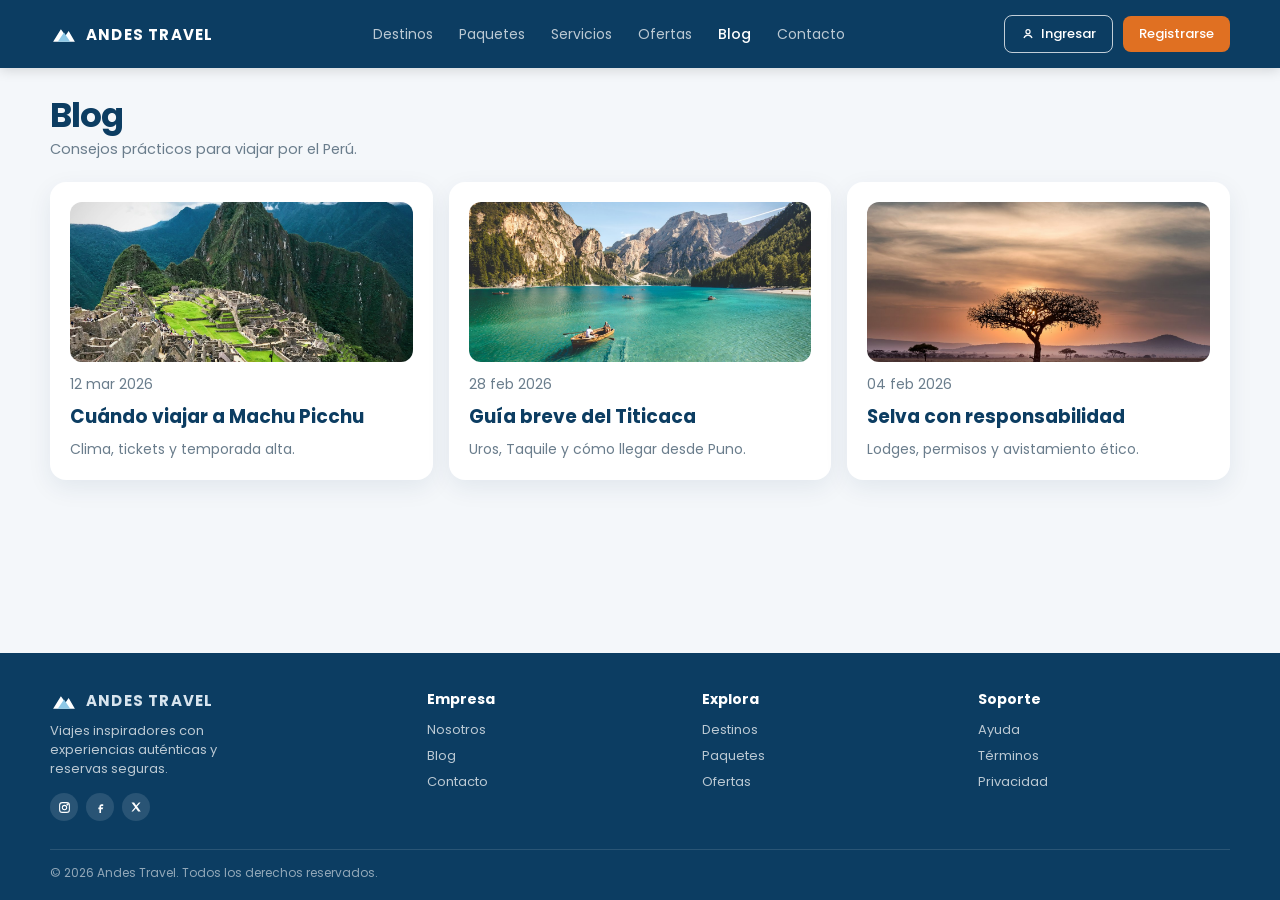
<file: blog.html>
<!DOCTYPE html>
<html lang="es">
<head>
  <meta charset="UTF-8">
  <meta name="viewport" content="width=device-width, initial-scale=1.0">
  <title>Blog · Andes Travel</title>
  <link rel="preconnect" href="https://fonts.googleapis.com">
  <link rel="preconnect" href="https://fonts.gstatic.com" crossorigin>
  <link href="https://fonts.googleapis.com/css2?family=Poppins:wght@400;500;600;700&display=swap" rel="stylesheet">
  <link rel="stylesheet" href="css/styles.css">
</head>
<body data-page="blog">
  <div id="site-header"></div>
  <main class="page">
    <div class="container">
      <h1 class="page-title">Blog</h1>
      <p class="page-subtitle">Consejos prácticos para viajar por el Perú.</p>
      <div class="grid-3" id="posts"></div>
    </div>
  </main>
  <div id="site-footer"></div>
  <script src="js/data.js"></script>
  <script src="js/app.js"></script>
  <script>
    document.addEventListener("DOMContentLoaded", () => {
      document.getElementById("posts").innerHTML = BLOG.map((p) => `
        <article class="panel blog-card">
          <img src="${p.img}" alt="${p.titulo}">
          <p class="page-subtitle" style="margin:0 0 6px">${p.fecha}</p>
          <h3>${p.titulo}</h3>
          <p>${p.extra}</p>
        </article>`).join("");
    });
  </script>
</body>
</html>
</file>
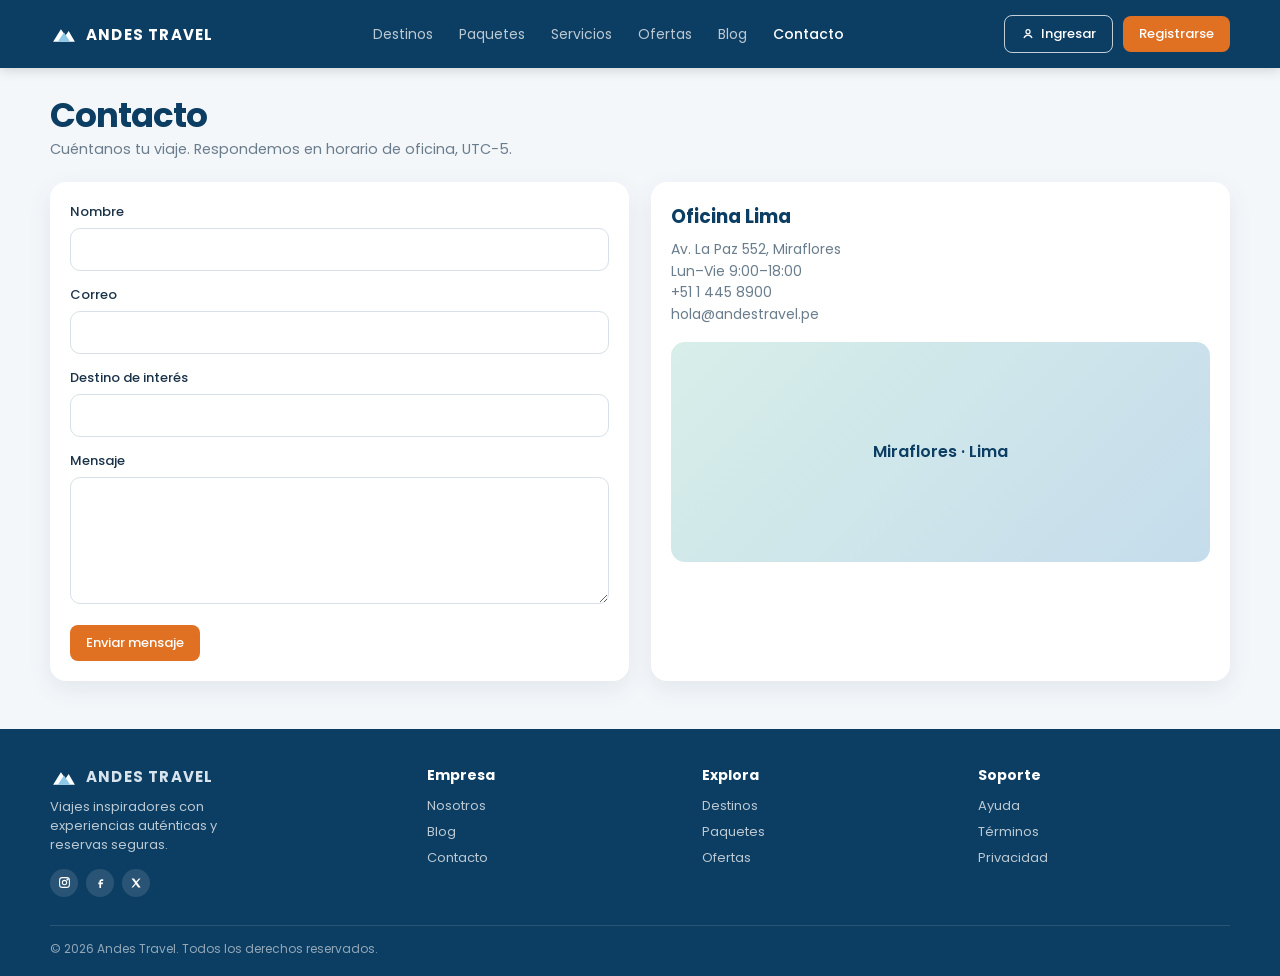
<file: contacto.html>
<!DOCTYPE html>
<html lang="es">
<head>
  <meta charset="UTF-8">
  <meta name="viewport" content="width=device-width, initial-scale=1.0">
  <title>Contacto · Andes Travel</title>
  <link rel="preconnect" href="https://fonts.googleapis.com">
  <link rel="preconnect" href="https://fonts.gstatic.com" crossorigin>
  <link href="https://fonts.googleapis.com/css2?family=Poppins:wght@400;500;600;700&display=swap" rel="stylesheet">
  <link rel="stylesheet" href="css/styles.css">
</head>
<body data-page="contacto">
  <div id="site-header"></div>
  <main class="page">
    <div class="container">
      <h1 class="page-title">Contacto</h1>
      <p class="page-subtitle">Cuéntanos tu viaje. Respondemos en horario de oficina, UTC−5.</p>
      <div class="contact-grid">
        <form class="panel" id="contact-form">
          <div class="field"><label>Nombre</label><input required></div>
          <div class="field"><label>Correo</label><input type="email" required></div>
          <div class="field"><label>Destino de interés</label><input></div>
          <div class="field"><label>Mensaje</label><textarea rows="5" required></textarea></div>
          <button class="btn btn-orange" type="submit">Enviar mensaje</button>
          <div class="form-msg" id="contact-msg"></div>
        </form>
        <div class="panel">
          <h3>Oficina Lima</h3>
          <p>Av. La Paz 552, Miraflores<br>Lun–Vie 9:00–18:00<br>+51 1 445 8900<br>hola@andestravel.pe</p>
          <div class="map-placeholder" style="margin-top:16px">Miraflores · Lima</div>
        </div>
      </div>
    </div>
  </main>
  <div id="site-footer"></div>
  <script src="js/data.js"></script>
  <script src="js/app.js"></script>
</body>
</html>
</file>
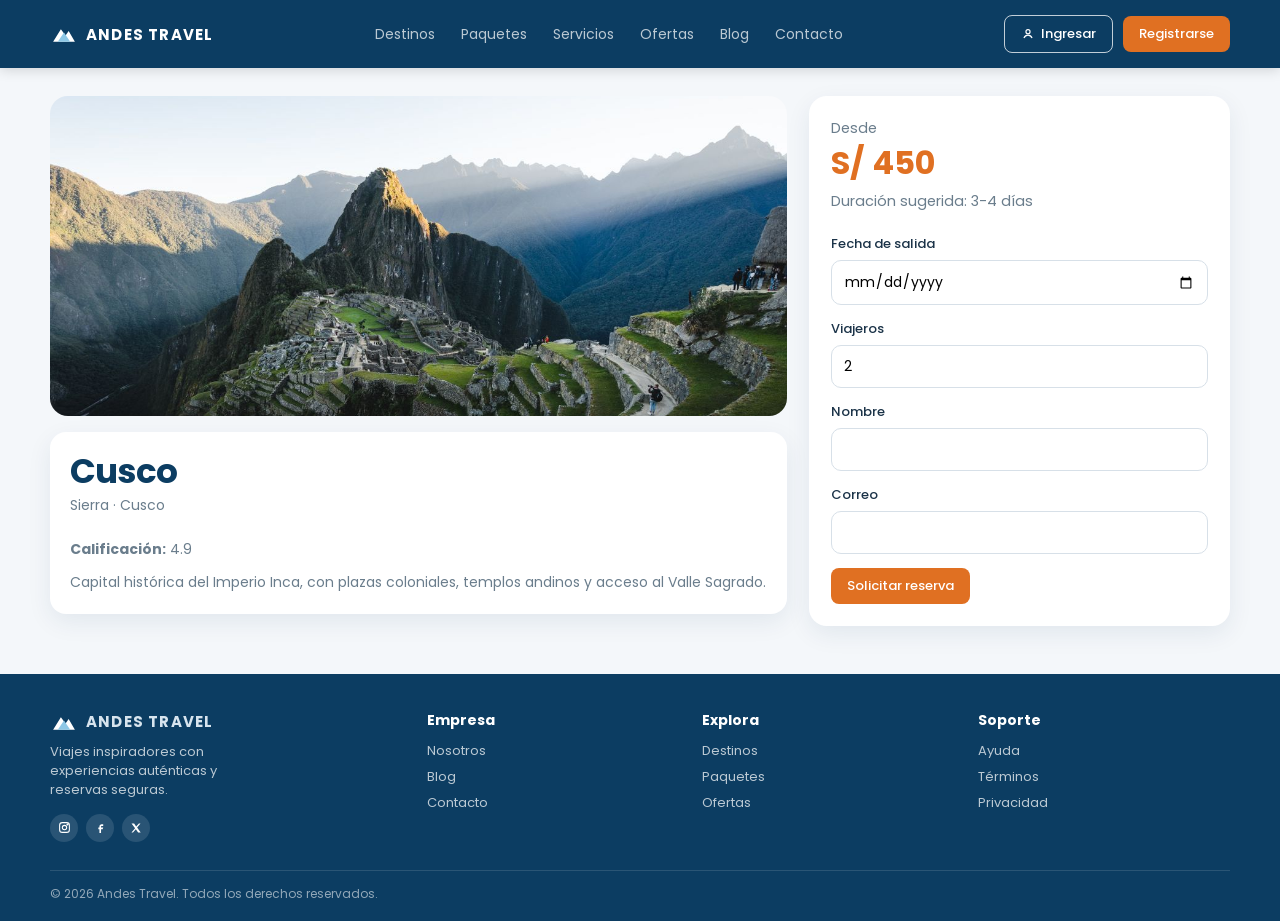
<file: destino.html>
<!DOCTYPE html>
<html lang="es">
<head>
  <meta charset="UTF-8">
  <meta name="viewport" content="width=device-width, initial-scale=1.0">
  <title>Destino · Andes Travel</title>
  <link rel="preconnect" href="https://fonts.googleapis.com">
  <link rel="preconnect" href="https://fonts.gstatic.com" crossorigin>
  <link href="https://fonts.googleapis.com/css2?family=Poppins:wght@400;500;600;700&display=swap" rel="stylesheet">
  <link rel="stylesheet" href="css/styles.css">
</head>
<body data-page="destino">
  <div id="site-header"></div>
  <main class="page">
    <div class="container detail">
      <div>
        <div class="detail-hero"><img id="d-img" alt=""></div>
        <div class="panel" style="margin-top:16px">
          <h1 id="d-name" class="page-title"></h1>
          <p class="page-subtitle" id="d-loc"></p>
          <p><strong>Calificación:</strong> <span id="d-rating"></span></p>
          <p id="d-desc" style="margin-top:12px"></p>
        </div>
      </div>
      <aside class="booking">
        <p class="page-subtitle" style="margin:0">Desde</p>
        <div class="price" id="d-price"></div>
        <p class="page-subtitle">Duración sugerida: <span id="d-dur"></span></p>
        <form id="book-form">
          <div class="field"><label>Fecha de salida</label><input type="date" required></div>
          <div class="field"><label>Viajeros</label><input type="number" min="1" value="2" required></div>
          <div class="field"><label>Nombre</label><input type="text" required></div>
          <div class="field"><label>Correo</label><input type="email" required></div>
          <button class="btn btn-orange" type="submit">Solicitar reserva</button>
        </form>
        <div class="form-msg" id="book-msg"></div>
      </aside>
    </div>
  </main>
  <div id="site-footer"></div>
  <script src="js/data.js"></script>
  <script src="js/app.js"></script>
</body>
</html>
</file>
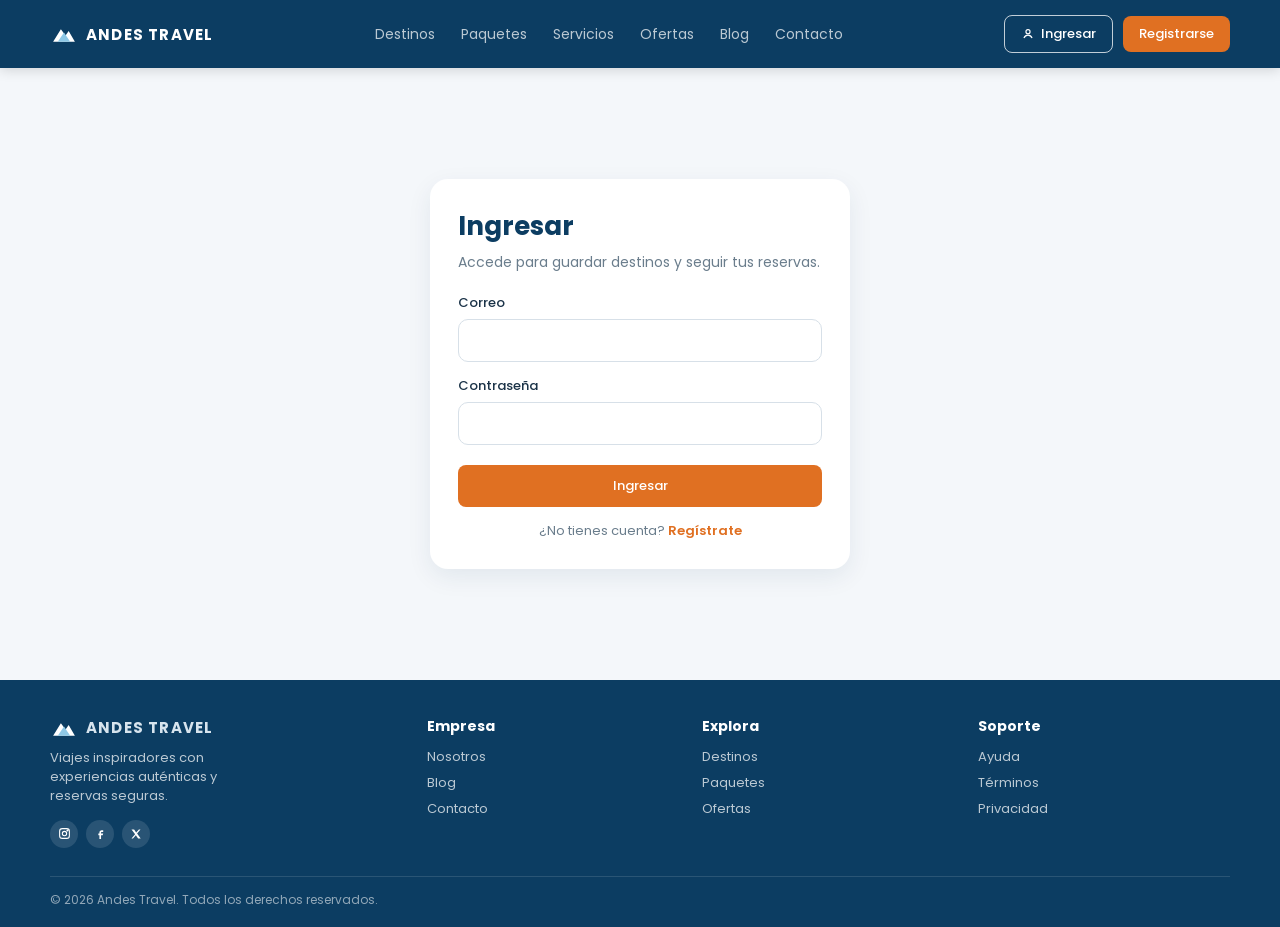
<file: ingresar.html>
<!DOCTYPE html>
<html lang="es">
<head>
  <meta charset="UTF-8">
  <meta name="viewport" content="width=device-width, initial-scale=1.0">
  <title>Ingresar · Andes Travel</title>
  <link rel="preconnect" href="https://fonts.googleapis.com">
  <link rel="preconnect" href="https://fonts.gstatic.com" crossorigin>
  <link href="https://fonts.googleapis.com/css2?family=Poppins:wght@400;500;600;700&display=swap" rel="stylesheet">
  <link rel="stylesheet" href="css/styles.css">
</head>
<body data-page="ingresar">
  <div id="site-header"></div>
  <main class="auth-wrap">
    <form class="auth-card" id="auth-form">
      <h1>Ingresar</h1>
      <p class="lead">Accede para guardar destinos y seguir tus reservas.</p>
      <div class="field"><label>Correo</label><input type="email" required></div>
      <div class="field"><label>Contraseña</label><input type="password" required minlength="6"></div>
      <button class="btn btn-orange" type="submit">Ingresar</button>
      <div class="form-msg" id="auth-msg"></div>
      <p class="auth-alt">¿No tienes cuenta? <a href="registrarse.html">Regístrate</a></p>
    </form>
  </main>
  <div id="site-footer"></div>
  <script src="js/data.js"></script>
  <script src="js/app.js"></script>
</body>
</html>
</file>
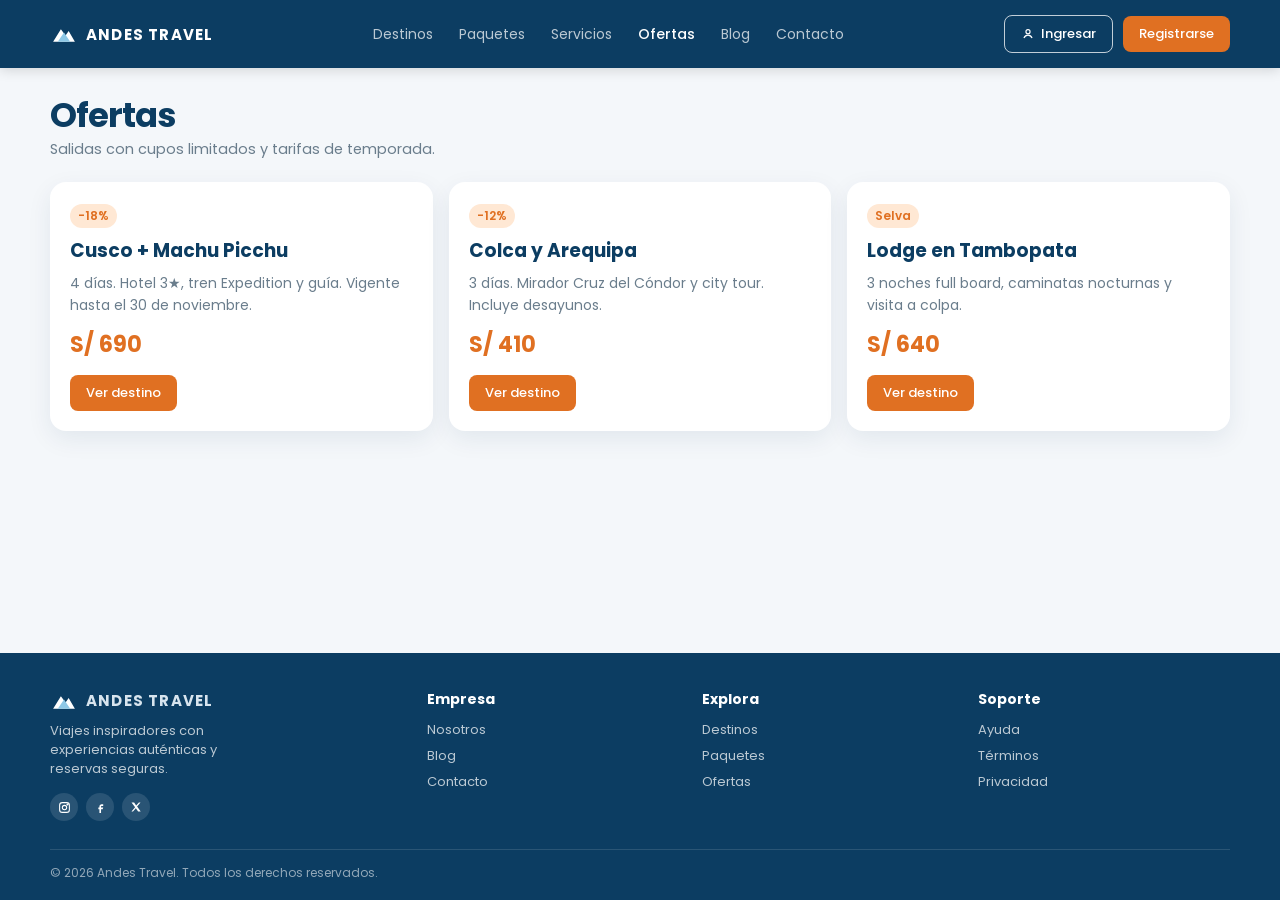
<file: ofertas.html>
<!DOCTYPE html>
<html lang="es">
<head>
  <meta charset="UTF-8">
  <meta name="viewport" content="width=device-width, initial-scale=1.0">
  <title>Ofertas · Andes Travel</title>
  <link rel="preconnect" href="https://fonts.googleapis.com">
  <link rel="preconnect" href="https://fonts.gstatic.com" crossorigin>
  <link href="https://fonts.googleapis.com/css2?family=Poppins:wght@400;500;600;700&display=swap" rel="stylesheet">
  <link rel="stylesheet" href="css/styles.css">
</head>
<body data-page="ofertas">
  <div id="site-header"></div>
  <main class="page">
    <div class="container">
      <h1 class="page-title">Ofertas</h1>
      <p class="page-subtitle">Salidas con cupos limitados y tarifas de temporada.</p>
      <div class="grid-3">
        <article class="panel">
          <span class="offer-badge">-18%</span>
          <h3>Cusco + Machu Picchu</h3>
          <p>4 días. Hotel 3★, tren Expedition y guía. Vigente hasta el 30 de noviembre.</p>
          <p style="margin-top:12px;font-size:22px;font-weight:700;color:var(--orange)">S/ 690</p>
          <a class="btn btn-orange" href="destino.html?id=machu-picchu" style="margin-top:12px">Ver destino</a>
        </article>
        <article class="panel">
          <span class="offer-badge">-12%</span>
          <h3>Colca y Arequipa</h3>
          <p>3 días. Mirador Cruz del Cóndor y city tour. Incluye desayunos.</p>
          <p style="margin-top:12px;font-size:22px;font-weight:700;color:var(--orange)">S/ 410</p>
          <a class="btn btn-orange" href="destino.html?id=colca" style="margin-top:12px">Ver destino</a>
        </article>
        <article class="panel">
          <span class="offer-badge">Selva</span>
          <h3>Lodge en Tambopata</h3>
          <p>3 noches full board, caminatas nocturnas y visita a colpa.</p>
          <p style="margin-top:12px;font-size:22px;font-weight:700;color:var(--orange)">S/ 640</p>
          <a class="btn btn-orange" href="destino.html?id=tambopata" style="margin-top:12px">Ver destino</a>
        </article>
      </div>
    </div>
  </main>
  <div id="site-footer"></div>
  <script src="js/data.js"></script>
  <script src="js/app.js"></script>
</body>
</html>
</file>
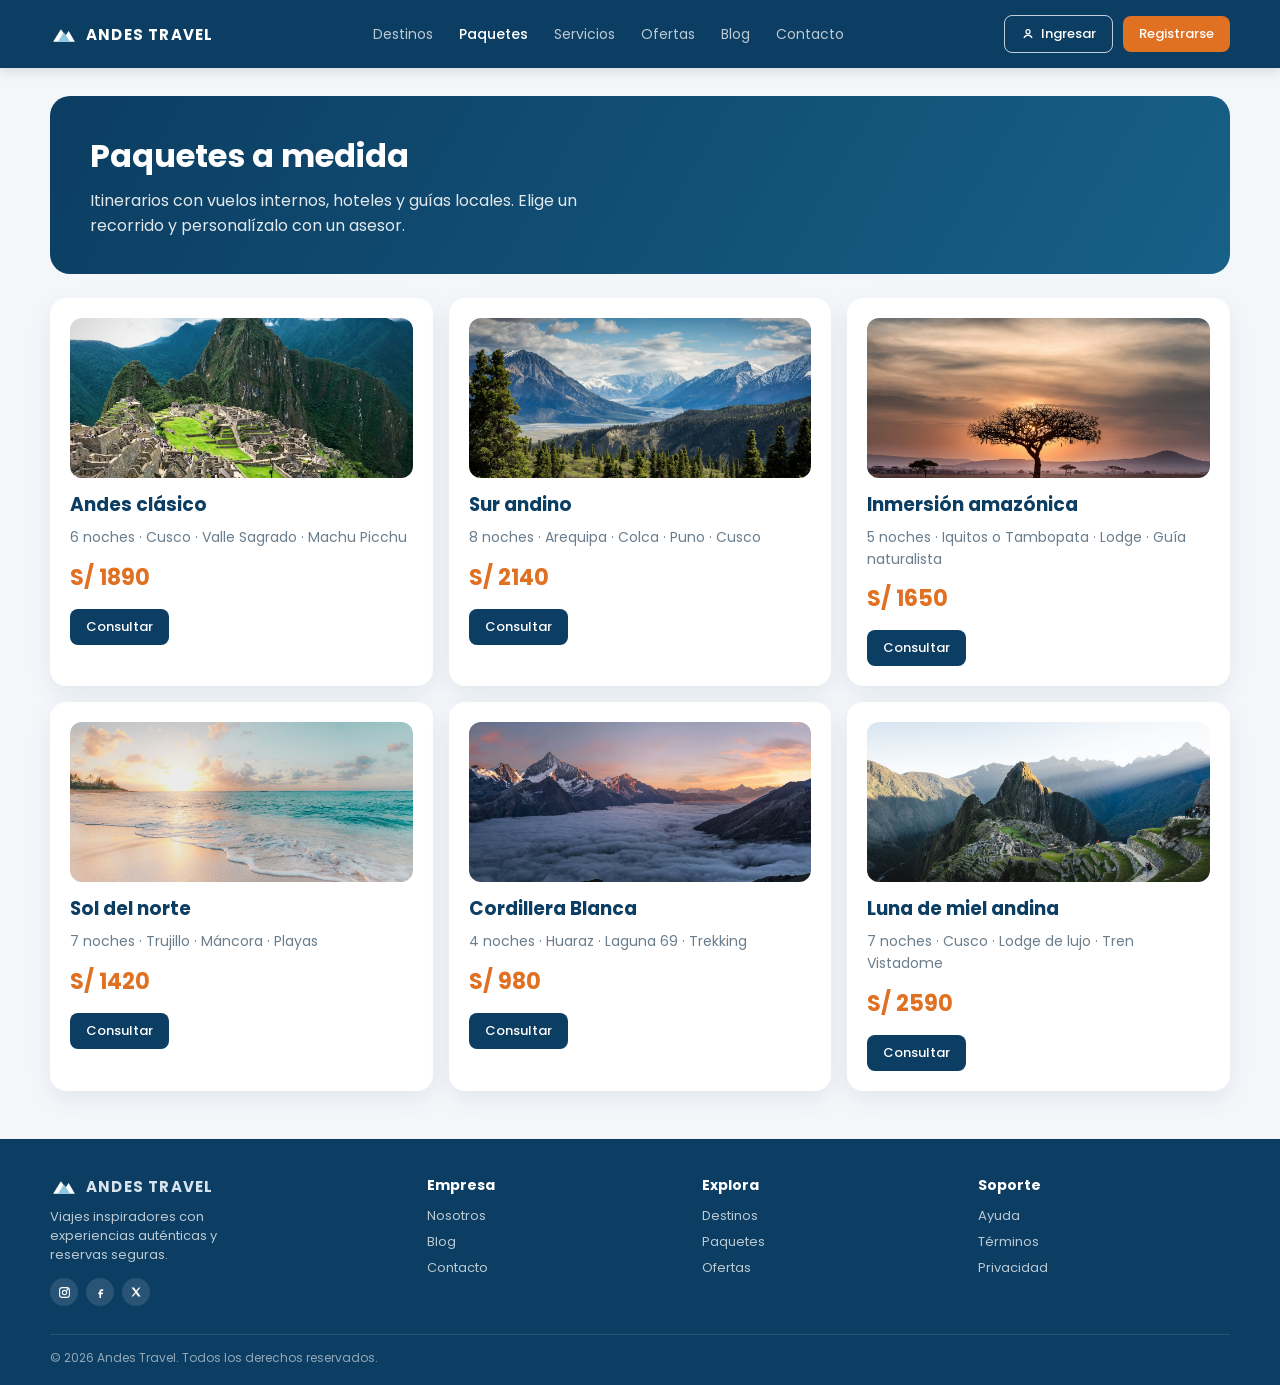
<file: paquetes.html>
<!DOCTYPE html>
<html lang="es">
<head>
  <meta charset="UTF-8">
  <meta name="viewport" content="width=device-width, initial-scale=1.0">
  <title>Paquetes · Andes Travel</title>
  <link rel="preconnect" href="https://fonts.googleapis.com">
  <link rel="preconnect" href="https://fonts.gstatic.com" crossorigin>
  <link href="https://fonts.googleapis.com/css2?family=Poppins:wght@400;500;600;700&display=swap" rel="stylesheet">
  <link rel="stylesheet" href="css/styles.css">
</head>
<body data-page="paquetes">
  <div id="site-header"></div>
  <main class="page">
    <div class="container">
      <div class="hero-band">
        <h1>Paquetes a medida</h1>
        <p>Itinerarios con vuelos internos, hoteles y guías locales. Elige un recorrido y personalízalo con un asesor.</p>
      </div>
      <div class="grid-3" id="packs"></div>
    </div>
  </main>
  <div id="site-footer"></div>
  <script src="js/data.js"></script>
  <script src="js/app.js"></script>
  <script>
    document.addEventListener("DOMContentLoaded", () => {
      document.getElementById("packs").innerHTML = PAQUETES.map((p) => `
        <article class="panel">
          <img src="${p.img}" alt="${p.nombre}" style="width:100%;height:160px;object-fit:cover;border-radius:12px;margin-bottom:12px">
          <h3>${p.nombre}</h3>
          <p>${p.noches} noches · ${p.incluye.join(" · ")}</p>
          <p style="margin:12px 0 14px;font-size:22px;font-weight:700;color:var(--orange)">S/ ${p.precio}</p>
          <a class="btn btn-navy" href="contacto.html">Consultar</a>
        </article>`).join("");
    });
  </script>
</body>
</html>
</file>
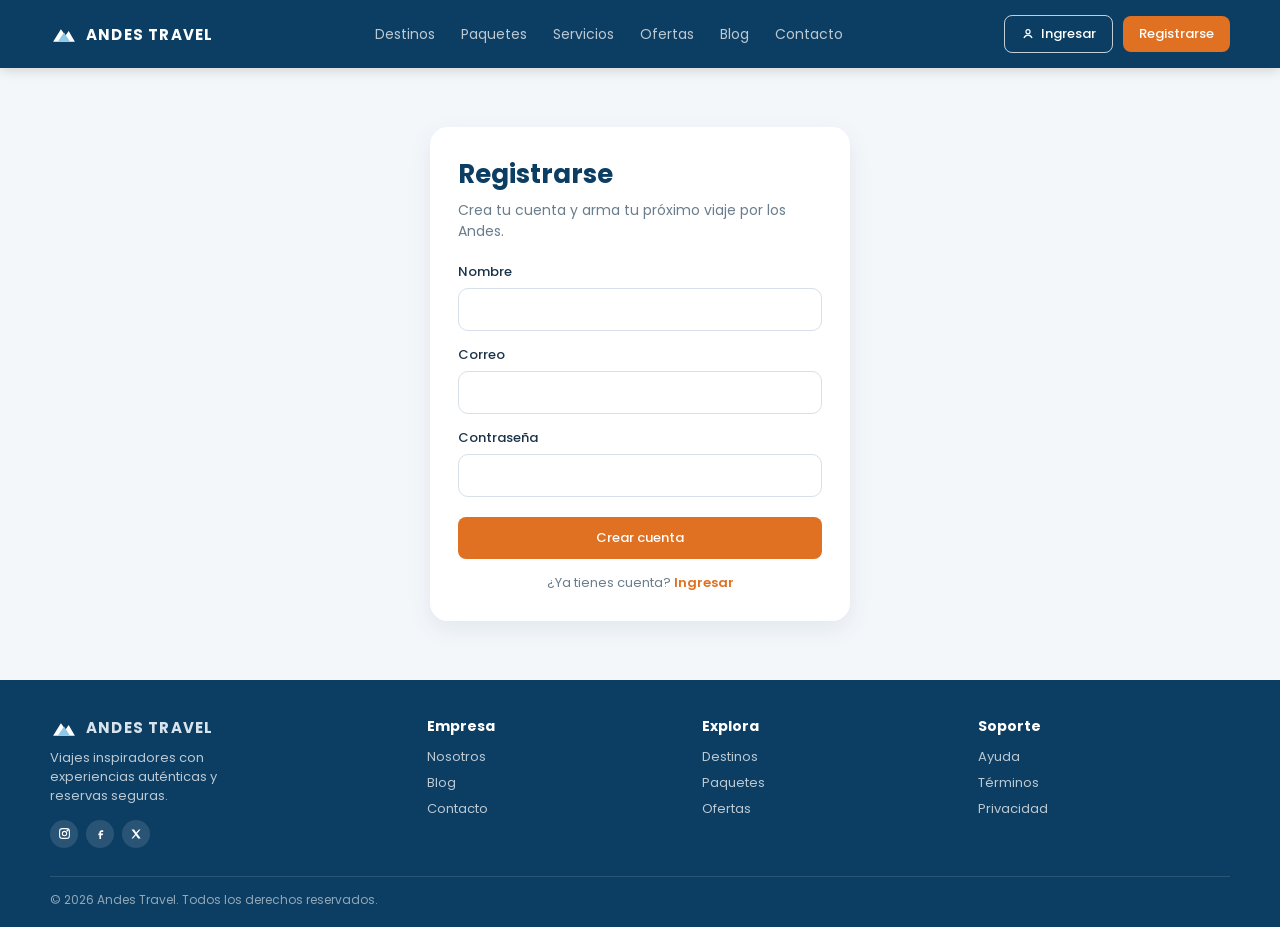
<file: registrarse.html>
<!DOCTYPE html>
<html lang="es">
<head>
  <meta charset="UTF-8">
  <meta name="viewport" content="width=device-width, initial-scale=1.0">
  <title>Registrarse · Andes Travel</title>
  <link rel="preconnect" href="https://fonts.googleapis.com">
  <link rel="preconnect" href="https://fonts.gstatic.com" crossorigin>
  <link href="https://fonts.googleapis.com/css2?family=Poppins:wght@400;500;600;700&display=swap" rel="stylesheet">
  <link rel="stylesheet" href="css/styles.css">
</head>
<body data-page="registro">
  <div id="site-header"></div>
  <main class="auth-wrap">
    <form class="auth-card" id="auth-form">
      <h1>Registrarse</h1>
      <p class="lead">Crea tu cuenta y arma tu próximo viaje por los Andes.</p>
      <div class="field"><label>Nombre</label><input required></div>
      <div class="field"><label>Correo</label><input type="email" required></div>
      <div class="field"><label>Contraseña</label><input type="password" required minlength="6"></div>
      <button class="btn btn-orange" type="submit">Crear cuenta</button>
      <div class="form-msg" id="auth-msg"></div>
      <p class="auth-alt">¿Ya tienes cuenta? <a href="ingresar.html">Ingresar</a></p>
    </form>
  </main>
  <div id="site-footer"></div>
  <script src="js/data.js"></script>
  <script src="js/app.js"></script>
</body>
</html>
</file>
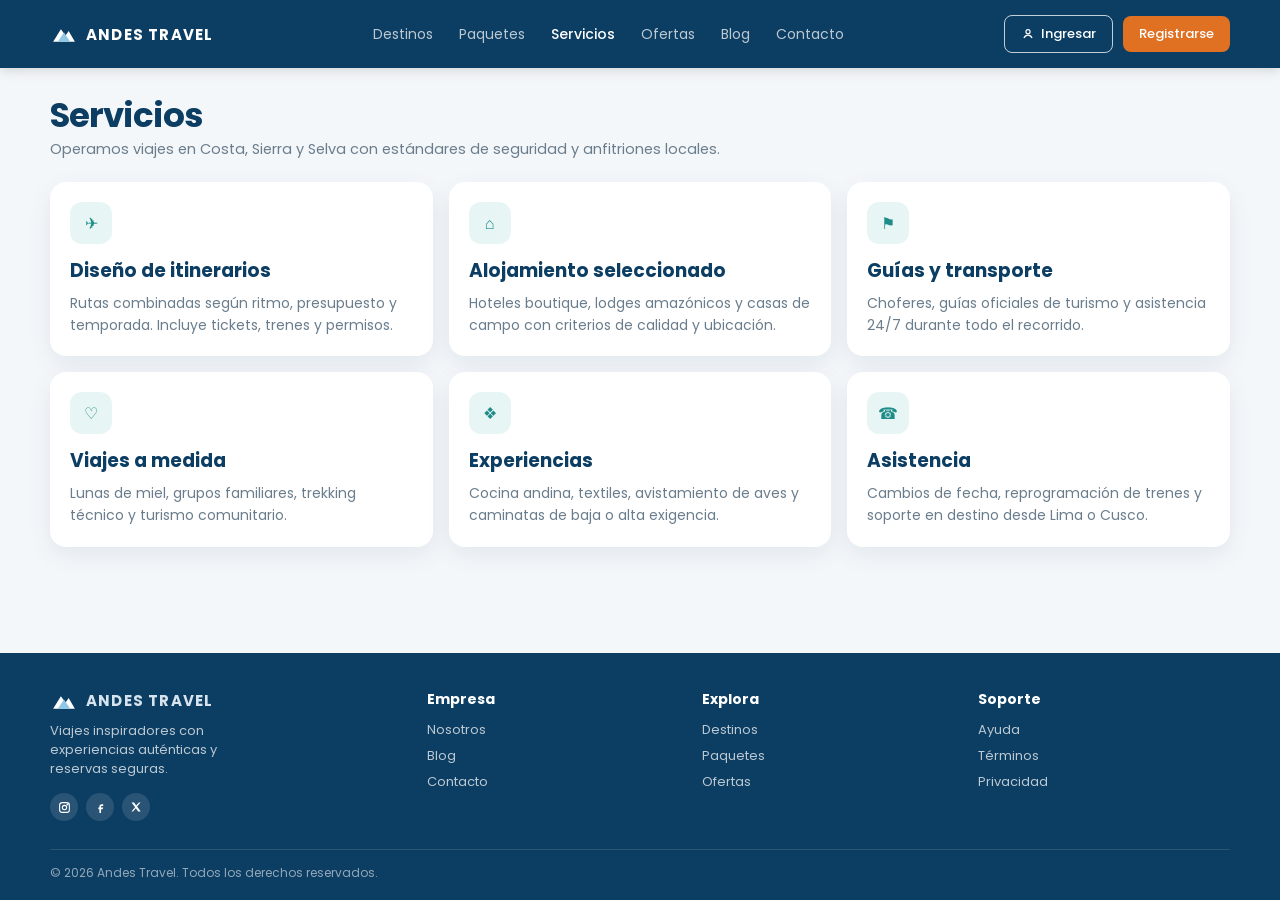
<file: servicios.html>
<!DOCTYPE html>
<html lang="es">
<head>
  <meta charset="UTF-8">
  <meta name="viewport" content="width=device-width, initial-scale=1.0">
  <title>Servicios · Andes Travel</title>
  <link rel="preconnect" href="https://fonts.googleapis.com">
  <link rel="preconnect" href="https://fonts.gstatic.com" crossorigin>
  <link href="https://fonts.googleapis.com/css2?family=Poppins:wght@400;500;600;700&display=swap" rel="stylesheet">
  <link rel="stylesheet" href="css/styles.css">
</head>
<body data-page="servicios">
  <div id="site-header"></div>
  <main class="page">
    <div class="container">
      <h1 class="page-title">Servicios</h1>
      <p class="page-subtitle">Operamos viajes en Costa, Sierra y Selva con estándares de seguridad y anfitriones locales.</p>
      <div class="grid-3">
        <article class="panel">
          <div class="feature-icon">✈</div>
          <h3>Diseño de itinerarios</h3>
          <p>Rutas combinadas según ritmo, presupuesto y temporada. Incluye tickets, trenes y permisos.</p>
        </article>
        <article class="panel">
          <div class="feature-icon">⌂</div>
          <h3>Alojamiento seleccionado</h3>
          <p>Hoteles boutique, lodges amazónicos y casas de campo con criterios de calidad y ubicación.</p>
        </article>
        <article class="panel">
          <div class="feature-icon">⚑</div>
          <h3>Guías y transporte</h3>
          <p>Choferes, guías oficiales de turismo y asistencia 24/7 durante todo el recorrido.</p>
        </article>
        <article class="panel">
          <div class="feature-icon">♡</div>
          <h3>Viajes a medida</h3>
          <p>Lunas de miel, grupos familiares, trekking técnico y turismo comunitario.</p>
        </article>
        <article class="panel">
          <div class="feature-icon">❖</div>
          <h3>Experiencias</h3>
          <p>Cocina andina, textiles, avistamiento de aves y caminatas de baja o alta exigencia.</p>
        </article>
        <article class="panel">
          <div class="feature-icon">☎</div>
          <h3>Asistencia</h3>
          <p>Cambios de fecha, reprogramación de trenes y soporte en destino desde Lima o Cusco.</p>
        </article>
      </div>
    </div>
  </main>
  <div id="site-footer"></div>
  <script src="js/data.js"></script>
  <script src="js/app.js"></script>
</body>
</html>
</file>
<file: css/styles.css>
:root {
  --navy: #0c3d62;
  --navy-deep: #0a3456;
  --navy-hover: #15527a;
  --orange: #e07022;
  --orange-hover: #c85f16;
  --teal: #2aa3a0;
  --teal-dark: #1f8c89;
  --teal-soft: #e7f6f4;
  --chip: #d8f0ec;
  --chip-text: #1a7a74;
  --text: #1b3348;
  --muted: #6a7d8c;
  --bg: #f4f7fa;
  --card: #ffffff;
  --border: #e3eaf0;
  --star: #f0a020;
  --shadow: 0 8px 24px rgba(16, 52, 86, 0.08);
  --radius: 16px;
  --header-h: 68px;
  --font: "Poppins", "Segoe UI", sans-serif;
}

* {
  box-sizing: border-box;
  margin: 0;
  padding: 0;
}

html {
  scroll-behavior: smooth;
}

body {
  font-family: var(--font);
  background: var(--bg);
  color: var(--text);
  min-height: 100vh;
  display: flex;
  flex-direction: column;
}

img {
  max-width: 100%;
  display: block;
}

a {
  color: inherit;
  text-decoration: none;
}

button,
input,
select,
textarea {
  font-family: inherit;
}

.container {
  width: min(1180px, calc(100% - 40px));
  margin: 0 auto;
}

/* Header */
.site-header {
  background: var(--navy);
  color: #fff;
  height: var(--header-h);
  position: sticky;
  top: 0;
  z-index: 50;
  box-shadow: 0 2px 12px rgba(0, 0, 0, 0.15);
}

.header-inner {
  height: 100%;
  display: grid;
  grid-template-columns: auto 1fr auto;
  align-items: center;
  gap: 24px;
}

.header-inner nav {
  display: flex;
  justify-content: center;
}

.logo {
  display: flex;
  align-items: center;
  gap: 8px;
  font-weight: 700;
  letter-spacing: 0.08em;
  font-size: 15px;
  white-space: nowrap;
}

.logo svg {
  width: 28px;
  height: 22px;
  flex-shrink: 0;
}

.nav-links {
  display: flex;
  align-items: center;
  gap: 26px;
  list-style: none;
  font-size: 14px;
}

.nav-links a {
  color: rgba(255, 255, 255, 0.72);
  font-weight: 400;
  padding: 6px 0;
}

.nav-links a:hover,
.nav-links a.active {
  color: #fff;
  font-weight: 500;
}

.header-actions {
  display: flex;
  align-items: center;
  gap: 10px;
}

.btn {
  display: inline-flex;
  align-items: center;
  justify-content: center;
  gap: 6px;
  border: 0;
  cursor: pointer;
  border-radius: 8px;
  font-size: 13px;
  font-weight: 500;
  padding: 8px 16px;
  transition: 0.18s ease;
}

.btn-ghost {
  background: transparent;
  color: #fff;
  border: 1.5px solid rgba(255, 255, 255, 0.75);
  border-radius: 8px;
}

.btn-ghost:hover {
  background: rgba(255, 255, 255, 0.1);
}

.btn-orange {
  background: var(--orange);
  color: #fff;
}

.btn-orange:hover {
  background: var(--orange-hover);
}

.btn-navy {
  background: var(--navy);
  color: #fff;
}

.btn-navy:hover {
  background: var(--navy-hover);
}

.menu-toggle {
  display: none;
  background: none;
  border: 0;
  color: #fff;
  cursor: pointer;
}

/* Page shell */
.page {
  flex: 1;
  padding: 28px 0 48px;
}

.page-title {
  font-size: 34px;
  font-weight: 700;
  letter-spacing: -0.03em;
  color: var(--navy);
  line-height: 1.15;
}

.page-subtitle {
  color: var(--muted);
  font-size: 14.5px;
  margin-top: 4px;
  margin-bottom: 22px;
}

.catalog-layout {
  display: grid;
  grid-template-columns: 232px 1fr;
  gap: 22px;
  align-items: start;
}

/* Filters */
.filters {
  background: var(--card);
  border-radius: 18px;
  padding: 18px 18px 16px;
  box-shadow: var(--shadow);
  position: sticky;
  top: calc(var(--header-h) + 16px);
}

.filters-head {
  display: flex;
  justify-content: space-between;
  align-items: center;
  margin-bottom: 14px;
}

.filters-head h2 {
  font-size: 18px;
  font-weight: 700;
  color: var(--navy);
}

.btn-clear {
  background: none;
  border: 0;
  color: var(--teal);
  font-size: 13px;
  font-weight: 500;
  cursor: pointer;
}

.btn-clear:hover {
  text-decoration: underline;
}

.filter-group {
  margin-bottom: 16px;
}

.filter-group h3 {
  font-size: 13.5px;
  font-weight: 600;
  margin-bottom: 8px;
  color: var(--text);
}

.check {
  display: flex;
  align-items: center;
  gap: 8px;
  font-size: 13.5px;
  color: var(--text);
  margin-bottom: 7px;
  cursor: pointer;
  user-select: none;
}

.check input {
  appearance: none;
  width: 16px;
  height: 16px;
  border: 1.6px solid #c5d0d8;
  border-radius: 4px;
  display: grid;
  place-items: center;
  background: #fff;
  flex-shrink: 0;
}

.check input:checked {
  background: var(--teal);
  border-color: var(--teal);
}

.check input:checked::after {
  content: "";
  width: 8px;
  height: 5px;
  border-left: 2px solid #fff;
  border-bottom: 2px solid #fff;
  transform: rotate(-45deg) translate(0, -1px);
}

.check-round input {
  border-radius: 50%;
}

.rating-list .check input {
  border-color: var(--orange);
  border-radius: 4px;
}

.rating-list .check input:checked {
  background: var(--orange);
  border-color: var(--orange);
}

.price-range {
  position: relative;
  height: 28px;
  margin: 8px 2px 4px;
}

.price-range input[type="range"] {
  position: absolute;
  left: 0;
  width: 100%;
  appearance: none;
  background: none;
  pointer-events: none;
  height: 20px;
  top: 0;
}

.price-range input[type="range"]::-webkit-slider-thumb {
  appearance: none;
  pointer-events: auto;
  width: 16px;
  height: 16px;
  border-radius: 50%;
  background: var(--teal);
  border: 2px solid #fff;
  box-shadow: 0 0 0 1px var(--teal);
  cursor: pointer;
  margin-top: -6px;
}

.price-range input[type="range"]::-moz-range-thumb {
  pointer-events: auto;
  width: 16px;
  height: 16px;
  border-radius: 50%;
  background: var(--teal);
  border: 2px solid #fff;
  box-shadow: 0 0 0 1px var(--teal);
  cursor: pointer;
}

.range-rail {
  position: absolute;
  left: 0;
  right: 0;
  top: 8px;
  height: 4px;
  background: #d7e3ea;
  border-radius: 4px;
}

.range-fill {
  position: absolute;
  top: 8px;
  height: 4px;
  background: var(--teal);
  border-radius: 4px;
}

.price-labels {
  display: flex;
  justify-content: space-between;
  font-size: 12px;
  color: var(--muted);
  margin-top: 2px;
}

.btn-apply {
  width: 100%;
  margin-top: 6px;
  padding: 10px 16px;
  border-radius: 10px;
  font-size: 14px;
}

/* Toolbar */
.toolbar {
  display: flex;
  gap: 12px;
  margin-bottom: 12px;
}

.search {
  flex: 1;
  position: relative;
}

.search svg {
  position: absolute;
  left: 14px;
  top: 50%;
  transform: translateY(-50%);
  color: #8a9aaa;
}

.search input {
  width: 100%;
  height: 42px;
  border: 1px solid #d7e0e8;
  border-radius: 10px;
  padding: 0 14px 0 40px;
  background: #fff;
  font-size: 13.5px;
  color: var(--text);
  outline: none;
}

.search input:focus {
  border-color: var(--teal);
  box-shadow: 0 0 0 3px rgba(42, 163, 160, 0.12);
}

.sort {
  height: 42px;
  border: 1px solid #d7e0e8;
  border-radius: 10px;
  background: #fff;
  padding: 0 12px;
  font-size: 13px;
  color: var(--text);
  min-width: 190px;
}

.results-meta {
  display: flex;
  align-items: center;
  gap: 10px;
  flex-wrap: wrap;
  margin-bottom: 14px;
  min-height: 28px;
}

.results-count {
  font-size: 13px;
  color: var(--muted);
}

.chips {
  display: flex;
  flex-wrap: wrap;
  gap: 8px;
}

.chip {
  display: inline-flex;
  align-items: center;
  gap: 6px;
  background: var(--chip);
  color: var(--chip-text);
  font-size: 12.5px;
  font-weight: 500;
  padding: 4px 10px;
  border-radius: 999px;
}

.chip button {
  background: none;
  border: 0;
  color: inherit;
  cursor: pointer;
  font-size: 14px;
  line-height: 1;
}

/* Cards */
.cards {
  display: grid;
  grid-template-columns: repeat(3, 1fr);
  gap: 16px;
}

.card {
  background: #fff;
  border-radius: 16px;
  overflow: hidden;
  box-shadow: var(--shadow);
  display: flex;
  flex-direction: column;
  transition: transform 0.18s ease, box-shadow 0.18s ease;
}

.card:hover {
  transform: translateY(-3px);
  box-shadow: 0 12px 28px rgba(16, 52, 86, 0.12);
}

.card-media {
  position: relative;
  height: 148px;
  overflow: hidden;
}

.card-media img {
  width: 100%;
  height: 100%;
  object-fit: cover;
}

.fav {
  position: absolute;
  top: 10px;
  right: 10px;
  width: 28px;
  height: 28px;
  border-radius: 50%;
  background: var(--orange);
  border: 0;
  color: #fff;
  display: grid;
  place-items: center;
  cursor: pointer;
}

.fav.active svg {
  fill: #fff;
}

.card-body {
  padding: 12px 14px 14px;
  display: grid;
  grid-template-columns: 1fr auto;
  grid-template-rows: auto auto auto auto;
  gap: 0 8px;
}

.card-title {
  font-size: 16.5px;
  font-weight: 700;
  color: var(--navy);
  grid-column: 1;
}

.card-rating {
  display: flex;
  align-items: center;
  gap: 4px;
  font-size: 13px;
  font-weight: 600;
  color: var(--text);
  grid-column: 2;
  justify-self: end;
}

.card-rating svg {
  color: var(--star);
}

.card-loc {
  grid-column: 1 / -1;
  display: flex;
  align-items: center;
  gap: 4px;
  color: var(--muted);
  font-size: 12px;
  margin: 2px 0 10px;
}

.card-from {
  grid-column: 1;
  font-size: 11.5px;
  color: var(--muted);
}

.card-price {
  grid-column: 1;
  font-size: 20px;
  font-weight: 700;
  color: var(--orange);
  line-height: 1.15;
}

.go {
  grid-column: 2;
  grid-row: 3 / 5;
  align-self: end;
  width: 34px;
  height: 34px;
  border-radius: 50%;
  background: var(--navy);
  color: #fff;
  display: grid;
  place-items: center;
  margin-bottom: 2px;
}

.go:hover {
  background: var(--navy-hover);
}

.empty {
  grid-column: 1 / -1;
  background: #fff;
  border-radius: 16px;
  padding: 48px 20px;
  text-align: center;
  color: var(--muted);
  box-shadow: var(--shadow);
}

/* Pagination */
.pagination {
  display: flex;
  justify-content: center;
  align-items: center;
  gap: 8px;
  margin-top: 28px;
}

.page-btn {
  min-width: 32px;
  height: 32px;
  border-radius: 8px;
  border: 1px solid #d5dee6;
  background: #fff;
  color: var(--muted);
  cursor: pointer;
  font-size: 13px;
  display: grid;
  place-items: center;
}

.page-btn.active {
  background: var(--navy);
  border-color: var(--navy);
  color: #fff;
}

.page-btn:disabled {
  opacity: 0.45;
  cursor: default;
}

.page-ellipsis {
  color: var(--muted);
  padding: 0 4px;
}

/* Footer */
.site-footer {
  background: var(--navy);
  color: #d7e4ee;
  padding: 36px 0 18px;
  margin-top: auto;
}

.footer-grid {
  display: grid;
  grid-template-columns: 1.4fr 1fr 1fr 1fr;
  gap: 24px;
  padding-bottom: 28px;
}

.footer-brand p {
  margin: 10px 0 14px;
  font-size: 13px;
  max-width: 220px;
  line-height: 1.45;
  color: rgba(255, 255, 255, 0.72);
}

.socials {
  display: flex;
  gap: 8px;
}

.socials a {
  width: 28px;
  height: 28px;
  border-radius: 50%;
  background: rgba(255, 255, 255, 0.12);
  display: grid;
  place-items: center;
  color: #fff;
}

.footer-col h4 {
  color: #fff;
  font-size: 14px;
  margin-bottom: 10px;
}

.footer-col a {
  display: block;
  font-size: 13px;
  color: rgba(255, 255, 255, 0.72);
  margin-bottom: 6px;
}

.footer-col a:hover {
  color: #fff;
}

.copyright {
  border-top: 1px solid rgba(255, 255, 255, 0.12);
  padding-top: 14px;
  font-size: 12px;
  color: rgba(255, 255, 255, 0.55);
}

/* Inner pages */
.hero-band {
  background: linear-gradient(120deg, var(--navy) 0%, #176087 100%);
  color: #fff;
  border-radius: 20px;
  padding: 36px 40px;
  margin-bottom: 24px;
  overflow: hidden;
}

.hero-band h1 {
  font-size: 32px;
  margin-bottom: 8px;
}

.hero-band p {
  opacity: 0.88;
  max-width: 560px;
}

.grid-3 {
  display: grid;
  grid-template-columns: repeat(3, 1fr);
  gap: 16px;
}

.panel {
  background: #fff;
  border-radius: 16px;
  box-shadow: var(--shadow);
  padding: 20px;
}

.panel h3 {
  color: var(--navy);
  margin-bottom: 8px;
}

.panel p,
.panel li {
  color: var(--muted);
  font-size: 14px;
  line-height: 1.55;
}

.feature-icon {
  width: 42px;
  height: 42px;
  border-radius: 12px;
  background: var(--teal-soft);
  color: var(--teal-dark);
  display: grid;
  place-items: center;
  margin-bottom: 12px;
}

.auth-wrap {
  min-height: calc(100vh - var(--header-h) - 220px);
  display: grid;
  place-items: center;
  padding: 40px 0;
}

.auth-card {
  width: min(420px, 100%);
  background: #fff;
  border-radius: 18px;
  box-shadow: var(--shadow);
  padding: 28px;
}

.auth-card h1 {
  color: var(--navy);
  font-size: 26px;
  margin-bottom: 6px;
}

.auth-card p.lead {
  color: var(--muted);
  font-size: 14px;
  margin-bottom: 20px;
}

.field {
  margin-bottom: 14px;
}

.field label {
  display: block;
  font-size: 13px;
  font-weight: 500;
  margin-bottom: 6px;
}

.field input,
.field textarea,
.field select {
  width: 100%;
  border: 1px solid #d7e0e8;
  border-radius: 10px;
  padding: 10px 12px;
  font-size: 14px;
  outline: none;
}

.field input:focus,
.field textarea:focus,
.field select:focus {
  border-color: var(--teal);
}

.auth-card .btn {
  width: 100%;
  padding: 11px;
  margin-top: 6px;
}

.auth-alt {
  text-align: center;
  margin-top: 14px;
  font-size: 13px;
  color: var(--muted);
}

.auth-alt a {
  color: var(--orange);
  font-weight: 600;
}

.detail {
  display: grid;
  grid-template-columns: 1.4fr 0.8fr;
  gap: 22px;
}

.detail-hero {
  height: 320px;
  border-radius: 18px;
  overflow: hidden;
  position: relative;
}

.detail-hero img {
  width: 100%;
  height: 100%;
  object-fit: cover;
}

.booking {
  background: #fff;
  border-radius: 18px;
  box-shadow: var(--shadow);
  padding: 22px;
  height: fit-content;
  position: sticky;
  top: calc(var(--header-h) + 16px);
}

.booking .price {
  font-size: 32px;
  color: var(--orange);
  font-weight: 700;
}

.form-msg {
  display: none;
  margin-top: 12px;
  padding: 10px 12px;
  border-radius: 10px;
  background: var(--teal-soft);
  color: var(--teal-dark);
  font-size: 13px;
}

.form-msg.show {
  display: block;
}

.blog-card img {
  width: 100%;
  height: 160px;
  object-fit: cover;
  border-radius: 12px;
  margin-bottom: 12px;
}

.contact-grid {
  display: grid;
  grid-template-columns: 1fr 1fr;
  gap: 22px;
}

.map-placeholder {
  height: 220px;
  border-radius: 14px;
  background: linear-gradient(135deg, #d7eee9, #c5dcec);
  display: grid;
  place-items: center;
  color: var(--navy);
  font-weight: 600;
}

.offer-badge {
  display: inline-block;
  background: #ffe8d4;
  color: var(--orange);
  font-size: 12px;
  font-weight: 600;
  padding: 3px 8px;
  border-radius: 999px;
  margin-bottom: 8px;
}

@media (max-width: 980px) {
  .catalog-layout,
  .detail,
  .contact-grid,
  .footer-grid,
  .grid-3 {
    grid-template-columns: 1fr 1fr;
  }

  .catalog-layout {
    grid-template-columns: 1fr;
  }

  .filters {
    position: static;
  }

  .cards {
    grid-template-columns: 1fr 1fr;
  }

  .footer-grid {
    grid-template-columns: 1fr 1fr;
  }
}

@media (max-width: 760px) {
  .header-inner {
    grid-template-columns: 1fr auto;
  }

  .header-inner nav {
    display: contents;
  }

  .nav-links,
  .header-actions {
    display: none;
  }

  .header-actions.open,
  .nav-links.open {
    display: flex;
    flex-direction: column;
    position: absolute;
    top: var(--header-h);
    left: 0;
    right: 0;
    background: var(--navy-deep);
    padding: 16px;
    gap: 12px;
  }

  .menu-toggle {
    display: block;
  }

  .cards,
  .grid-3,
  .detail,
  .contact-grid,
  .footer-grid {
    grid-template-columns: 1fr;
  }

  .page-title {
    font-size: 28px;
  }

  .toolbar {
    flex-direction: column;
  }
}
</file>
